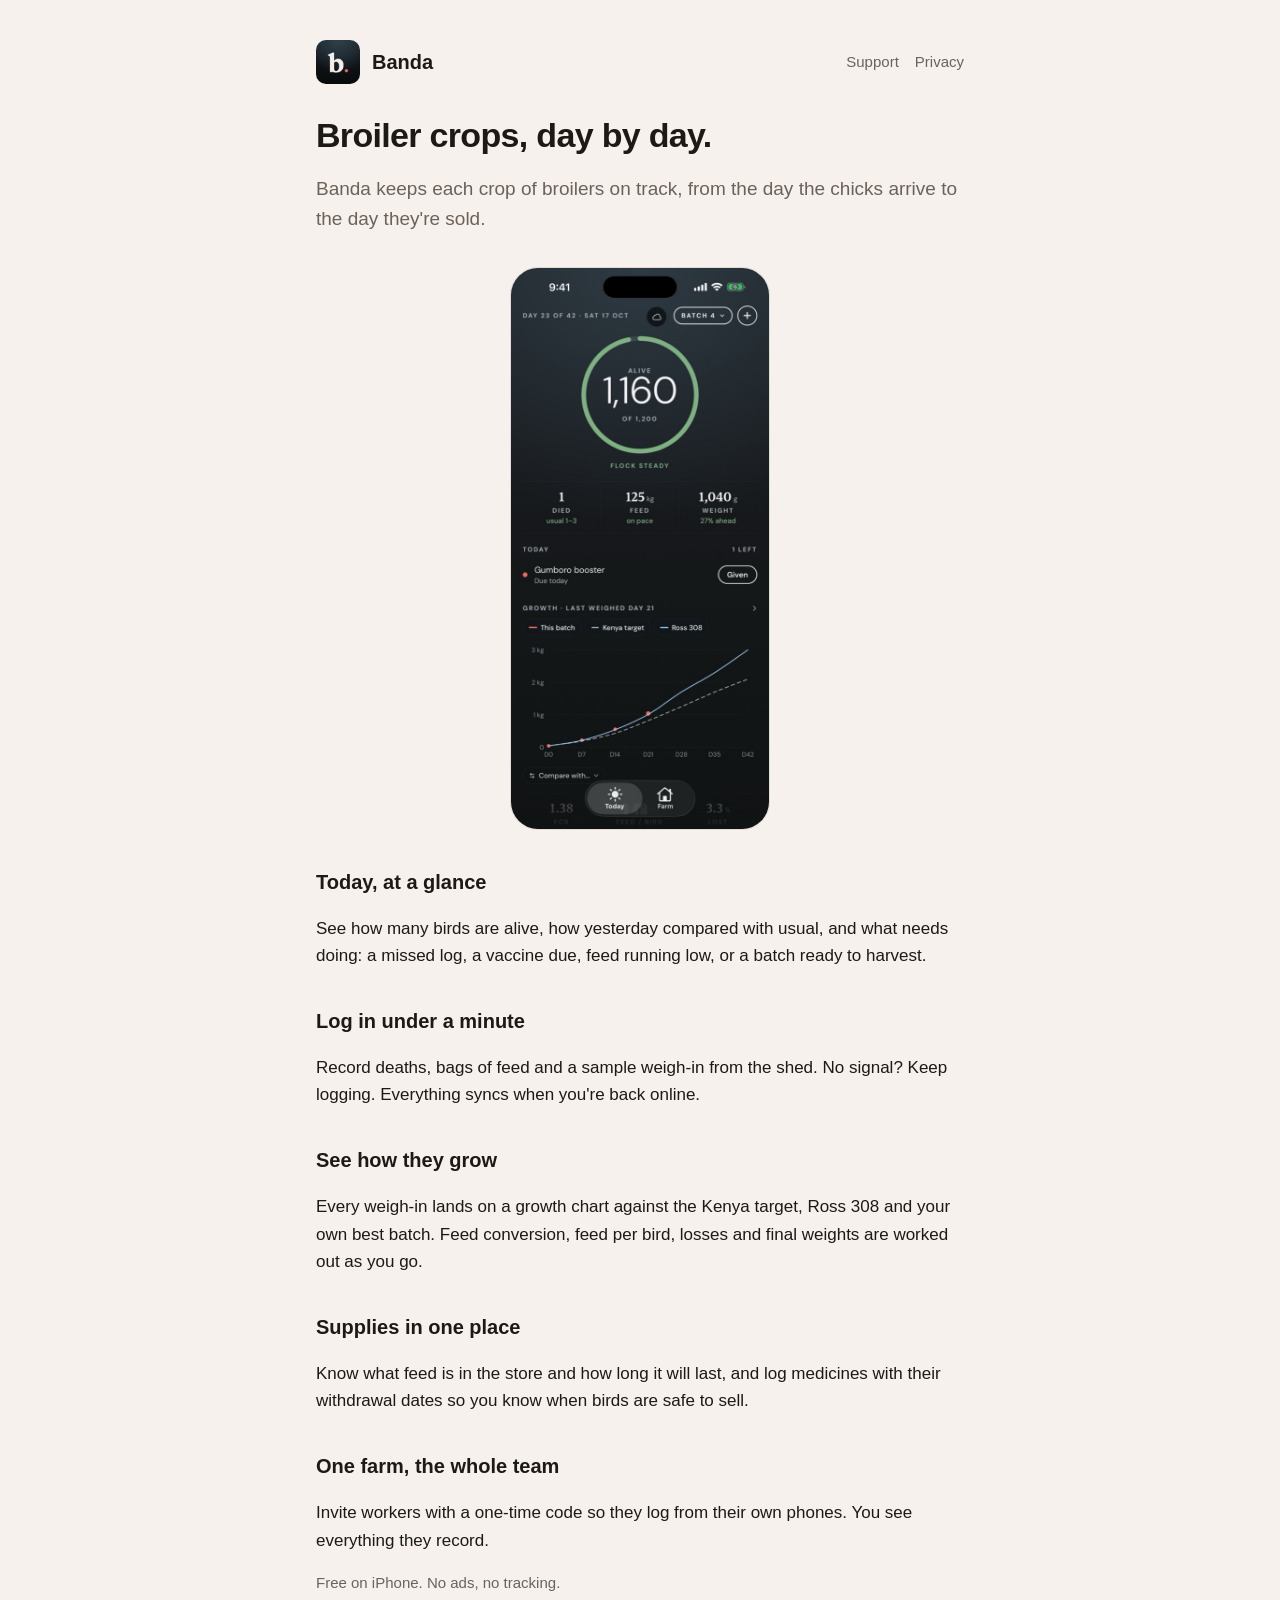
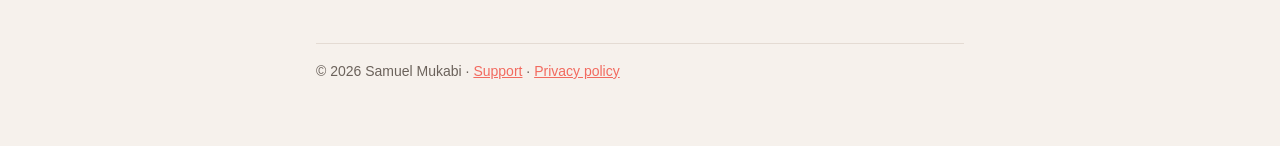
<file: index.html>
<!doctype html>
<html lang="en">
<head>
<meta charset="utf-8">
<meta name="viewport" content="width=device-width, initial-scale=1">
<title>Banda: Broiler Farm Log</title>
<meta name="description" content="Log deaths, feed and weights in under a minute, even offline. Banda shows each morning how your broilers are growing and what needs doing.">
<link rel="icon" href="icon.png">
<link rel="stylesheet" href="style.css">
</head>
<body>
<main>
<header>
  <img src="icon.png" alt="">
  <a href="./">Banda</a>
  <nav><a href="support.html">Support</a><a href="privacy.html">Privacy</a></nav>
</header>

<h1>Broiler crops, day by day.</h1>
<p class="lede">Banda keeps each crop of broilers on track, from the day the chicks arrive to the day they're sold.</p>

<img class="shot" src="today.jpg" alt="Banda's Today screen showing birds alive, today's figures and a to-do list">

<h2>Today, at a glance</h2>
<p>See how many birds are alive, how yesterday compared with usual, and what needs doing: a missed log, a vaccine due, feed running low, or a batch ready to harvest.</p>

<h2>Log in under a minute</h2>
<p>Record deaths, bags of feed and a sample weigh-in from the shed. No signal? Keep logging. Everything syncs when you're back online.</p>

<h2>See how they grow</h2>
<p>Every weigh-in lands on a growth chart against the Kenya target, Ross 308 and your own best batch. Feed conversion, feed per bird, losses and final weights are worked out as you go.</p>

<h2>Supplies in one place</h2>
<p>Know what feed is in the store and how long it will last, and log medicines with their withdrawal dates so you know when birds are safe to sell.</p>

<h2>One farm, the whole team</h2>
<p>Invite workers with a one-time code so they log from their own phones. You see everything they record.</p>

<p class="muted">Free on iPhone. No ads, no tracking.</p>

<footer>© 2026 Samuel Mukabi · <a href="support.html">Support</a> · <a href="privacy.html">Privacy policy</a></footer>
</main>
</body>
</html>
</file>
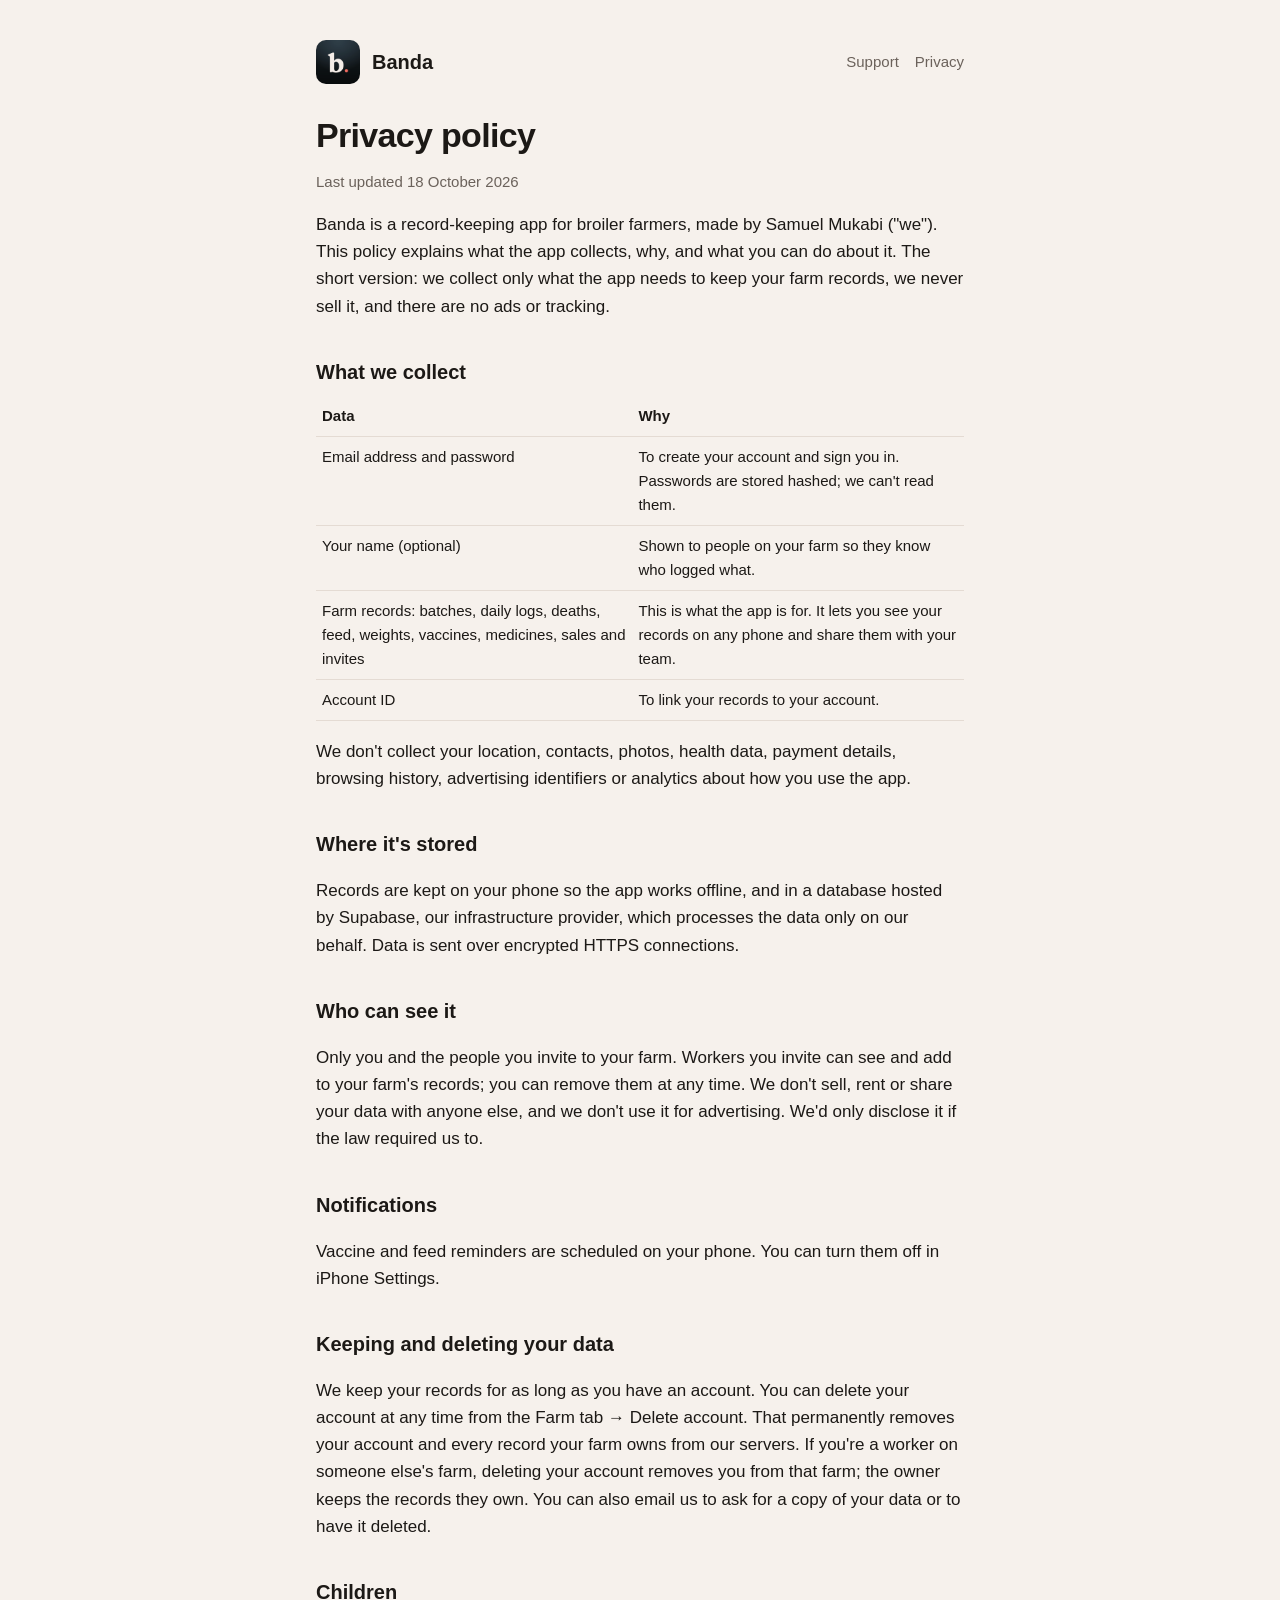
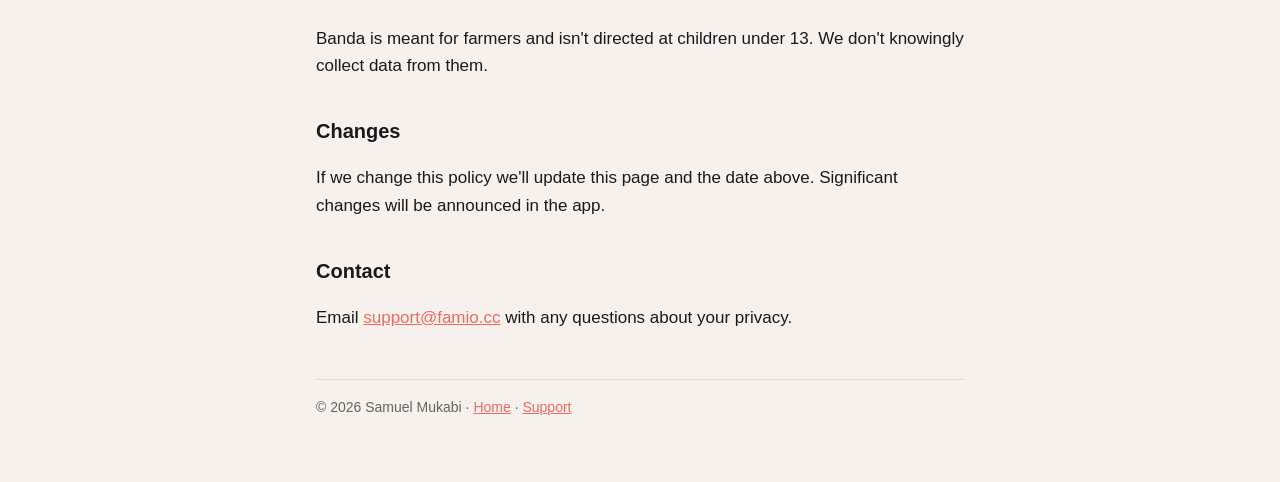
<file: privacy.html>
<!doctype html>
<html lang="en">
<head>
<meta charset="utf-8">
<meta name="viewport" content="width=device-width, initial-scale=1">
<title>Banda Privacy Policy</title>
<link rel="icon" href="icon.png">
<link rel="stylesheet" href="style.css">
</head>
<body>
<main>
<header>
  <img src="icon.png" alt="">
  <a href="./">Banda</a>
  <nav><a href="support.html">Support</a><a href="privacy.html">Privacy</a></nav>
</header>

<h1>Privacy policy</h1>
<p class="muted">Last updated 18 October 2026</p>

<p>Banda is a record-keeping app for broiler farmers, made by Samuel Mukabi ("we"). This policy explains what the app collects, why, and what you can do about it. The short version: we collect only what the app needs to keep your farm records, we never sell it, and there are no ads or tracking.</p>

<h2>What we collect</h2>
<table>
  <tr><th>Data</th><th>Why</th></tr>
  <tr><td>Email address and password</td><td>To create your account and sign you in. Passwords are stored hashed; we can't read them.</td></tr>
  <tr><td>Your name (optional)</td><td>Shown to people on your farm so they know who logged what.</td></tr>
  <tr><td>Farm records: batches, daily logs, deaths, feed, weights, vaccines, medicines, sales and invites</td><td>This is what the app is for. It lets you see your records on any phone and share them with your team.</td></tr>
  <tr><td>Account ID</td><td>To link your records to your account.</td></tr>
</table>

<p>We don't collect your location, contacts, photos, health data, payment details, browsing history, advertising identifiers or analytics about how you use the app.</p>

<h2>Where it's stored</h2>
<p>Records are kept on your phone so the app works offline, and in a database hosted by Supabase, our infrastructure provider, which processes the data only on our behalf. Data is sent over encrypted HTTPS connections.</p>

<h2>Who can see it</h2>
<p>Only you and the people you invite to your farm. Workers you invite can see and add to your farm's records; you can remove them at any time. We don't sell, rent or share your data with anyone else, and we don't use it for advertising. We'd only disclose it if the law required us to.</p>

<h2>Notifications</h2>
<p>Vaccine and feed reminders are scheduled on your phone. You can turn them off in iPhone Settings.</p>

<h2>Keeping and deleting your data</h2>
<p>We keep your records for as long as you have an account. You can delete your account at any time from the Farm tab → Delete account. That permanently removes your account and every record your farm owns from our servers. If you're a worker on someone else's farm, deleting your account removes you from that farm; the owner keeps the records they own. You can also email us to ask for a copy of your data or to have it deleted.</p>

<h2>Children</h2>
<p>Banda is meant for farmers and isn't directed at children under 13. We don't knowingly collect data from them.</p>

<h2>Changes</h2>
<p>If we change this policy we'll update this page and the date above. Significant changes will be announced in the app.</p>

<h2>Contact</h2>
<p>Email <a href="mailto:support@famio.cc">support@famio.cc</a> with any questions about your privacy.</p>

<footer>© 2026 Samuel Mukabi · <a href="./">Home</a> · <a href="support.html">Support</a></footer>
</main>
</body>
</html>
</file>
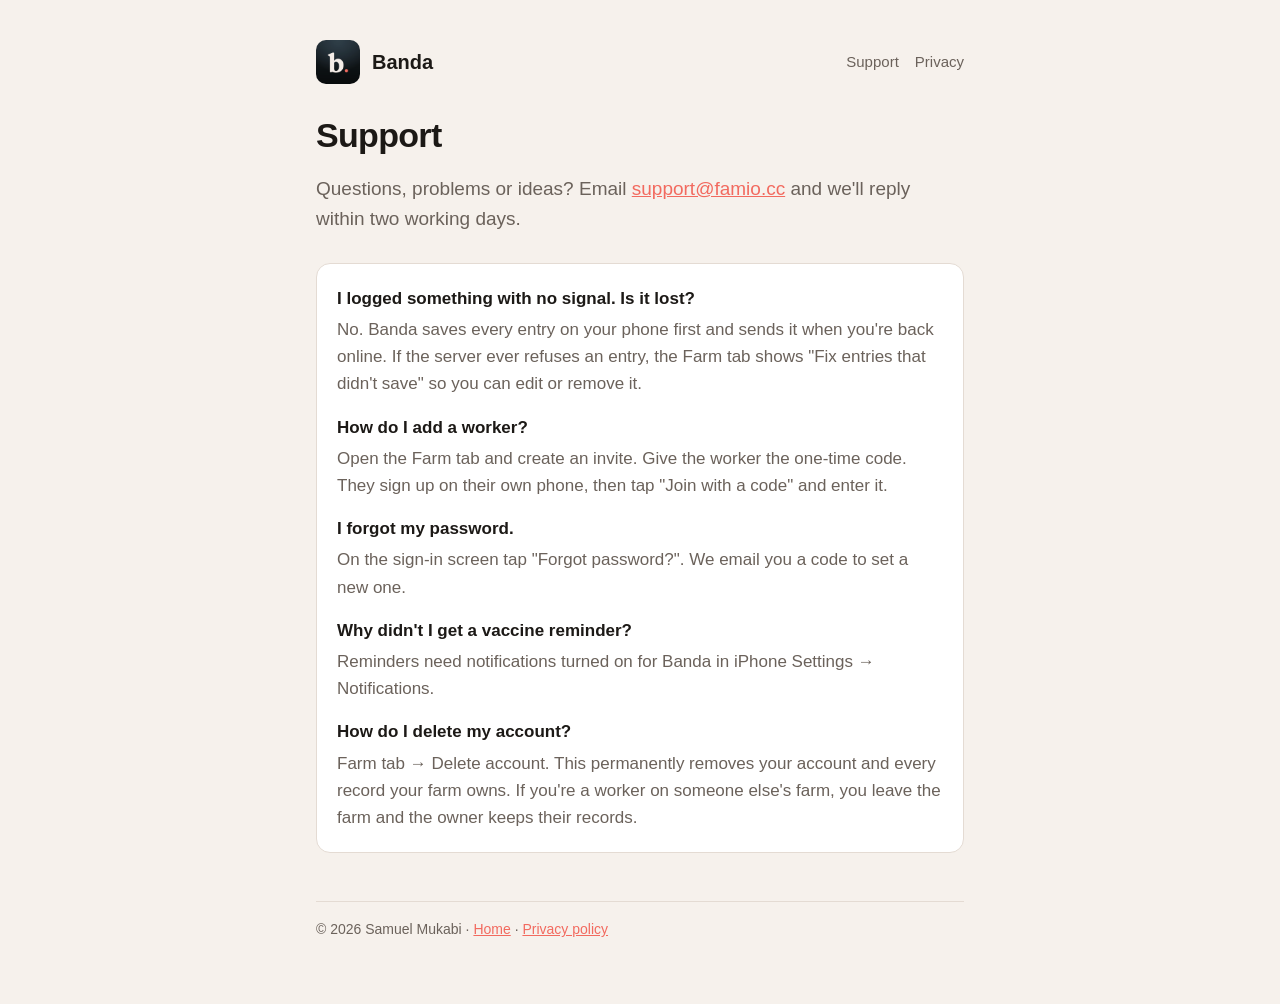
<file: support.html>
<!doctype html>
<html lang="en">
<head>
<meta charset="utf-8">
<meta name="viewport" content="width=device-width, initial-scale=1">
<title>Banda Support</title>
<link rel="icon" href="icon.png">
<link rel="stylesheet" href="style.css">
</head>
<body>
<main>
<header>
  <img src="icon.png" alt="">
  <a href="./">Banda</a>
  <nav><a href="support.html">Support</a><a href="privacy.html">Privacy</a></nav>
</header>

<h1>Support</h1>
<p class="lede">Questions, problems or ideas? Email <a href="mailto:support@famio.cc">support@famio.cc</a> and we'll reply within two working days.</p>

<div class="card">
<dl>
  <dt>I logged something with no signal. Is it lost?</dt>
  <dd>No. Banda saves every entry on your phone first and sends it when you're back online. If the server ever refuses an entry, the Farm tab shows "Fix entries that didn't save" so you can edit or remove it.</dd>

  <dt>How do I add a worker?</dt>
  <dd>Open the Farm tab and create an invite. Give the worker the one-time code. They sign up on their own phone, then tap "Join with a code" and enter it.</dd>

  <dt>I forgot my password.</dt>
  <dd>On the sign-in screen tap "Forgot password?". We email you a code to set a new one.</dd>

  <dt>Why didn't I get a vaccine reminder?</dt>
  <dd>Reminders need notifications turned on for Banda in iPhone Settings → Notifications.</dd>

  <dt>How do I delete my account?</dt>
  <dd>Farm tab → Delete account. This permanently removes your account and every record your farm owns. If you're a worker on someone else's farm, you leave the farm and the owner keeps their records.</dd>
</dl>
</div>

<footer>© 2026 Samuel Mukabi · <a href="./">Home</a> · <a href="privacy.html">Privacy policy</a></footer>
</main>
</body>
</html>
</file>
<file: style.css>
:root {
  --bg: #F6F1EC;
  --surface: #FFFFFF;
  --ink: #1C1916;
  --soft: #6B625B;
  --line: #E4DBD3;
  --coral: #F26A5F;
  color-scheme: light dark;
}
@media (prefers-color-scheme: dark) {
  :root {
    --bg: #111213;
    --surface: #171B1E;
    --ink: #F5ECE8;
    --soft: #A69B94;
    --line: #2A3238;
  }
}
* { box-sizing: border-box; }
body {
  margin: 0;
  background: var(--bg);
  color: var(--ink);
  font: 17px/1.6 -apple-system, BlinkMacSystemFont, "Segoe UI", Roboto, sans-serif;
}
main { max-width: 680px; margin: 0 auto; padding: 40px 16px 64px; }
header { display: flex; align-items: center; gap: 12px; margin-bottom: 32px; }
header img { width: 44px; height: 44px; border-radius: 10px; }
header a { color: var(--ink); text-decoration: none; font-weight: 700; font-size: 20px; }
nav { margin-left: auto; display: flex; gap: 16px; font-size: 15px; }
nav a { color: var(--soft); font-weight: 500; font-size: 15px; }
h1 { font-size: 34px; line-height: 1.15; margin: 0 0 12px; letter-spacing: -0.02em; }
h2 { font-size: 20px; margin: 36px 0 8px; }
p, li { color: var(--ink); }
.lede { font-size: 19px; color: var(--soft); margin-bottom: 28px; }
.muted { color: var(--soft); font-size: 15px; }
a { color: var(--coral); }
.shot { display: block; width: 260px; max-width: 70%; margin: 32px auto; border-radius: 28px; border: 1px solid var(--line); }
.card { background: var(--surface); border: 1px solid var(--line); border-radius: 14px; padding: 4px 20px; margin: 16px 0; }
dt { font-weight: 600; margin-top: 16px; }
dd { margin: 4px 0 16px; color: var(--soft); }
table { width: 100%; border-collapse: collapse; font-size: 15px; }
th, td { text-align: left; padding: 8px 6px; border-bottom: 1px solid var(--line); vertical-align: top; }
footer { margin-top: 48px; padding-top: 16px; border-top: 1px solid var(--line); font-size: 14px; color: var(--soft); }
@media (max-width: 480px) { nav { gap: 12px; } h1 { font-size: 28px; } }
</file>
